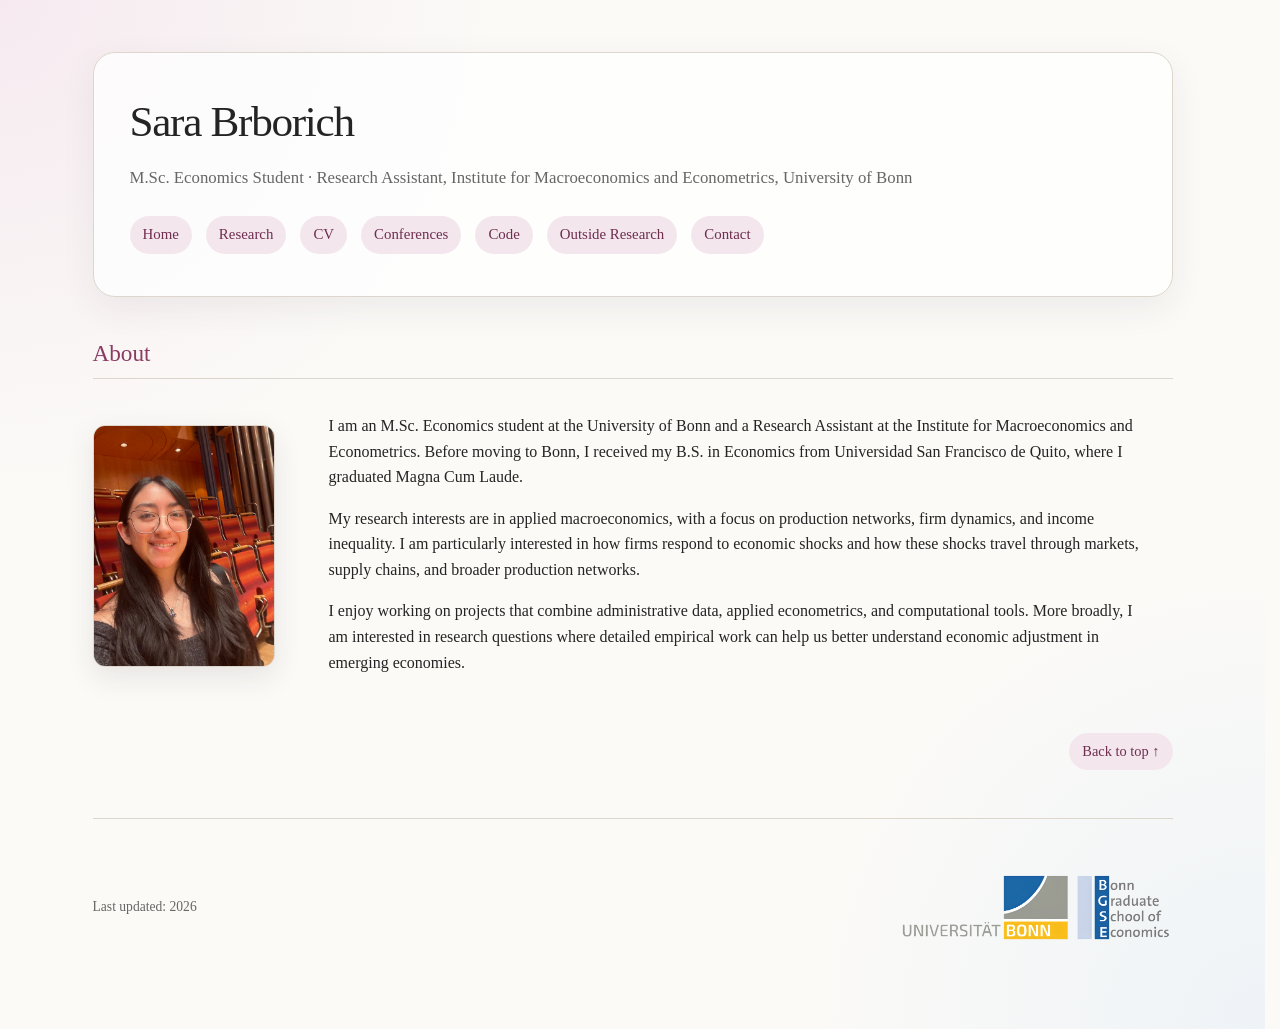
<file: index.html>
<!DOCTYPE html>
<html lang="en">
<head>
  <meta charset="UTF-8" />
  <meta name="viewport" content="width=device-width, initial-scale=1.0" />
  <title>Sara Brborich</title>
  <meta name="google-site-verification" content="RL_7B4pzMaW4HNjhgkVsedd19dHiqeR5PnZhtxXnoos" />
  <link rel="stylesheet" href="style.css" />
  <link rel="icon" type="image/png" href="images/favicon.png" />
</head>

<body id="top">
  <div class="container">

    <header>
      <h1>
        <a class="site-title" href="index.html">Sara Brborich</a>
      </h1>

      <div class="subtitle">
        M.Sc. Economics Student · Research Assistant, Institute for Macroeconomics and Econometrics, University of Bonn
      </div>

      <nav>
        <a href="index.html">Home</a>
        <a href="research.html">Research</a>
        <a href="files/Sara_Brborich_CV.pdf" target="_blank" rel="noopener noreferrer">CV</a>
        <a href="conferences.html">Conferences</a>
        <a href="code.html">Code</a>
        <a href="outside.html">Outside Research</a>
        <a href="contact.html">Contact</a>
      </nav>
    </header>

    <section id="about">
      <h2>About</h2>
    
      <div class="home-intro">
        <img src="images/sara.jpg" alt="Sara Brborich" class="profile-photo" />
    
        <div>
          <p>
            I am an M.Sc. Economics student at the University of Bonn and a Research Assistant at the
            Institute for Macroeconomics and Econometrics. Before moving to Bonn, I received my B.S.
            in Economics from Universidad San Francisco de Quito, where I graduated Magna Cum Laude.
          </p>
    
          <p>
            My research interests are in applied macroeconomics, with a focus on production networks,
            firm dynamics, and income inequality. I am particularly interested in how firms respond to
            economic shocks and how these shocks travel through markets, supply chains, and broader
            production networks.
          </p>
    
          <p>
            I enjoy working on projects that combine administrative data, applied econometrics, and
            computational tools. More broadly, I am interested in research questions where detailed empirical
            work can help us better understand economic adjustment in emerging economies.
          </p>
        </div>
      </div>
    </section>

    <div class="back-to-top">
      <a href="#top">Back to top ↑</a>
    </div>

    <footer class="site-footer">
      <p class="last-updated">Last updated: 2026</p>
    
      <img
        class="footer-bgse-logo"
        src="images/BGSELogo.PNG"
        alt="Bonn Graduate School of Economics logo"
      />
    </footer>

  </div>
</body>
</html>
</file>
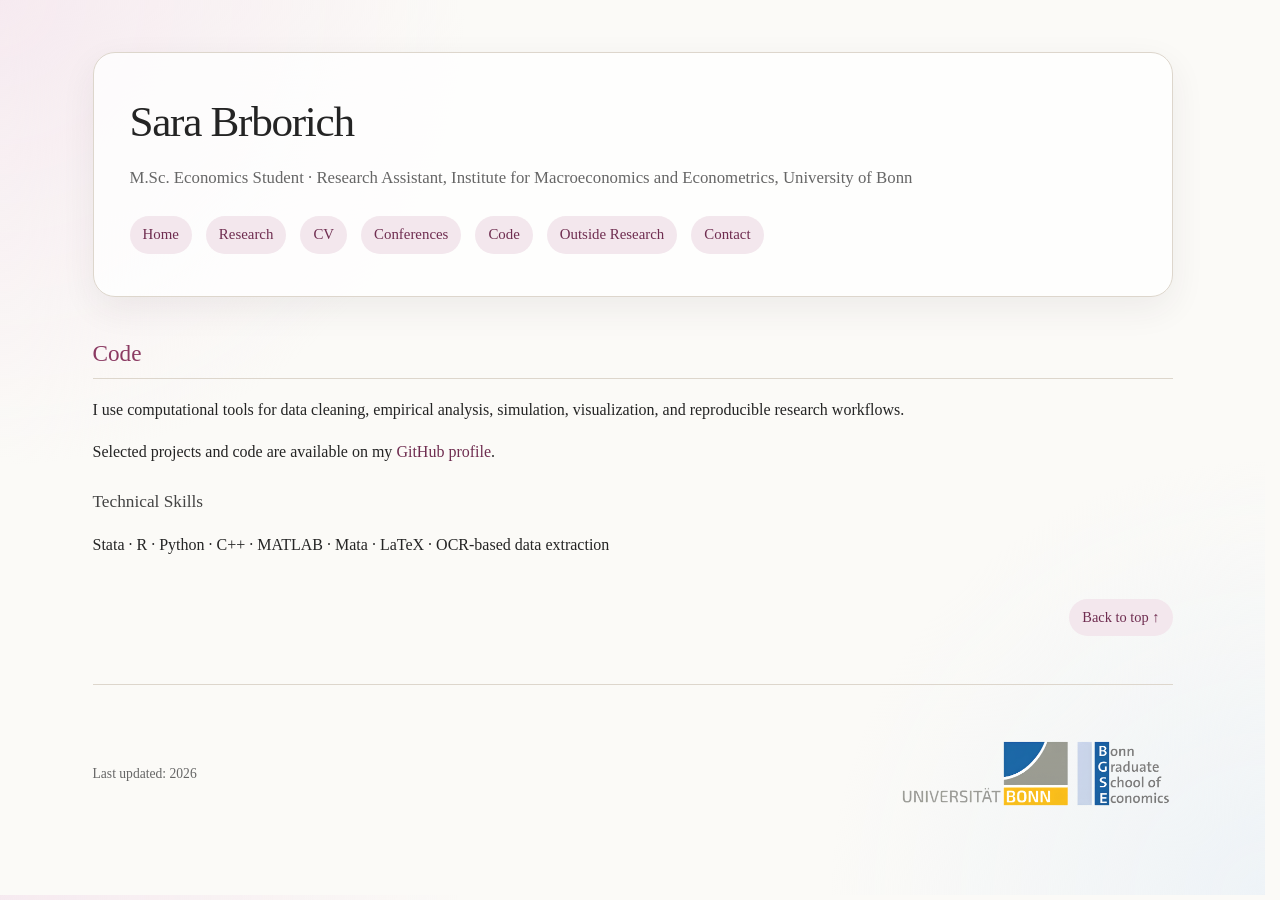
<file: code.html>
<!DOCTYPE html>
<html lang="en">
<head>
  <meta charset="UTF-8" />
  <meta name="viewport" content="width=device-width, initial-scale=1.0" />
  <title>Code | Sara Brborich</title>
  <link rel="stylesheet" href="style.css" />
  <link rel="icon" type="image/png" href="images/favicon.png" />
</head>
  
<body id="top">
  <div class="container">

    <header>
      <h1>
        <a class="site-title" href="index.html">Sara Brborich</a>
      </h1>

      <div class="subtitle">
        M.Sc. Economics Student · Research Assistant, Institute for Macroeconomics and Econometrics, University of Bonn
      </div>

      <nav>
        <a href="index.html">Home</a>
        <a href="research.html">Research</a>
        <a href="files/Sara_Brborich_CV.pdf" target="_blank" rel="noopener noreferrer">CV</a>
        <a href="conferences.html">Conferences</a>
        <a href="code.html">Code</a>
        <a href="outside.html">Outside Research</a>
        <a href="contact.html">Contact</a>
      </nav>
    </header>

    <section id="code">
      <h2>Code</h2>

      <p class="wide-text">
        I use computational tools for data cleaning, empirical analysis, simulation, visualization, and reproducible research workflows. 
      </p>

      <p>
        Selected projects and code are available on my
        <a href="https://github.com/SaraBrborich" target="_blank" rel="noopener noreferrer">GitHub profile</a>.
      </p>

      <h3>Technical Skills</h3>

      <p>
        Stata · R · Python · C++ · MATLAB · Mata · LaTeX · OCR-based data extraction
      </p>
    </section>

    <div class="back-to-top">
      <a href="#top">Back to top ↑</a>
    </div>

    <footer class="site-footer">
      <p class="last-updated">Last updated: 2026</p>
    
      <img
        class="footer-bgse-logo"
        src="images/BGSELogo.PNG"
        alt="Bonn Graduate School of Economics logo"
      />
    </footer>

  </div>
</body>
</html>
</file>
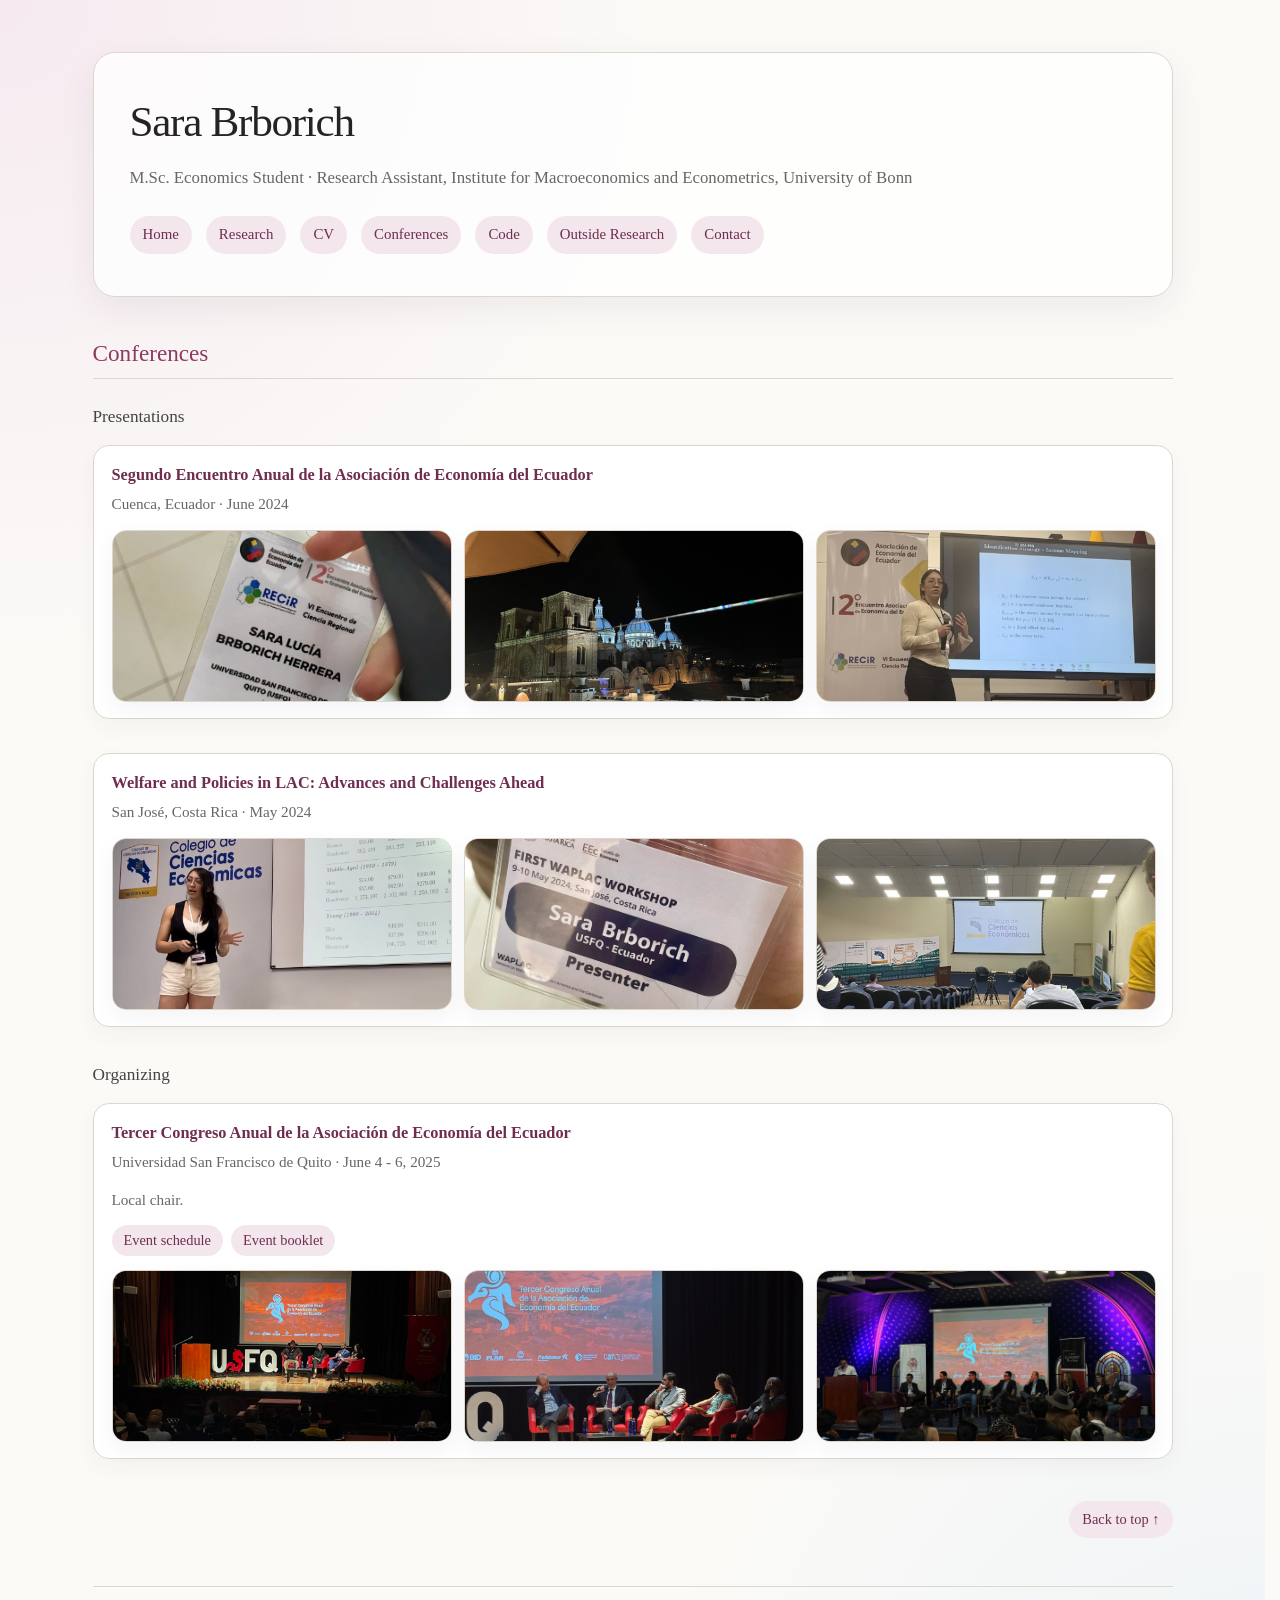
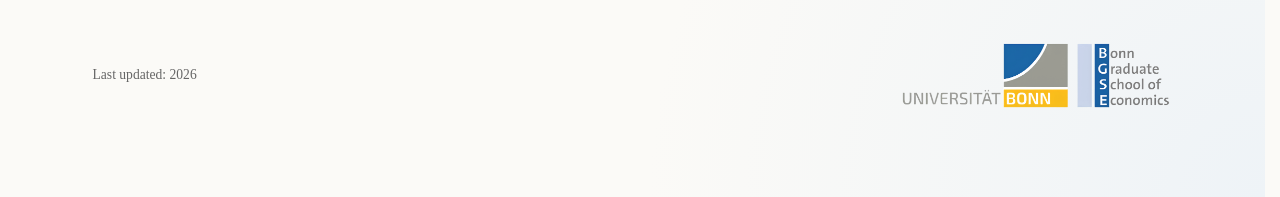
<file: conferences.html>
<!DOCTYPE html>
<html lang="en">
<head>
  <meta charset="UTF-8" />
  <meta name="viewport" content="width=device-width, initial-scale=1.0" />
  <title>Conferences | Sara Brborich</title>
  <link rel="stylesheet" href="style.css" />
  <link rel="icon" type="image/png" href="images/favicon.png" />
</head>

<body id="top">
  <div class="container">

    <header>
      <h1>
        <a class="site-title" href="index.html">Sara Brborich</a>
      </h1>

      <div class="subtitle">
        M.Sc. Economics Student · Research Assistant, Institute for Macroeconomics and Econometrics, University of Bonn
      </div>

      <nav>
        <a href="index.html">Home</a>
        <a href="research.html">Research</a>
        <a href="files/Sara_Brborich_CV.pdf" target="_blank" rel="noopener noreferrer">CV</a>
        <a href="conferences.html">Conferences</a>
        <a href="code.html">Code</a>
        <a href="outside.html">Outside Research</a>
        <a href="contact.html">Contact</a>
      </nav>
    </header>

    <section id="conferences">
      <h2>Conferences</h2>

      <h3>Presentations</h3>

      <div class="conference card">
        <div class="paper-title">
          <a href="https://www.ucuenca.edu.ec/eventos/segundo-encuentro-anual-de-la-asociacion-de-economia-del-ecuador/" target="_blank" rel="noopener noreferrer">
            Segundo Encuentro Anual de la Asociación de Economía del Ecuador
          </a>
        </div>

        <div class="conference-meta">
          Cuenca, Ecuador · June 2024
        </div>

        <div class="image-grid">
          <img src="images/conferences/cuenca-1.jpg" alt="II Encuentro Anual de la Asociación de Economía del Ecuador, image 1" />
          <img src="images/conferences/cuenca-2.jpg" alt="II Encuentro Anual de la Asociación de Economía del Ecuador, image 2" />
          <img src="images/conferences/cuenca-3.PNG" alt="II Encuentro Anual de la Asociación de Economía del Ecuador, image 3" />
        </div>
      </div>

      <div class="conference card">
        <div class="paper-title">
          <a href="http://waplac.org/event/waplac-workshop-1-costa-rica" target="_blank" rel="noopener noreferrer">
            Welfare and Policies in LAC: Advances and Challenges Ahead
          </a>
        </div>

        <div class="conference-meta">
          San José, Costa Rica · May 2024
        </div>

        <div class="image-grid">
          <img src="images/conferences/waplac-1.PNG" alt="Welfare and Policies in LAC, image 1" />
          <img src="images/conferences/waplac-2.jpg" alt="Welfare and Policies in LAC, image 2" />
          <img src="images/conferences/waplac-3.jpg" alt="Welfare and Policies in LAC, image 3" />
        </div>
      </div>

      <h3>Organizing</h3>

      <div class="conference card">
        <div class="paper-title">
          <a href="https://www.usfq.edu.ec/es/eventos/tercer-congreso-de-la-asociacion-de-economia-del-ecuador" target="_blank" rel="noopener noreferrer">
            Tercer Congreso Anual de la Asociación de Economía del Ecuador
          </a>
        </div>

        <div class="conference-meta">
          Universidad San Francisco de Quito · June 4 - 6, 2025
        </div>

        <div class="paper-details">
          Local chair.
        </div>

        <div class="research-buttons">
          <button
            class="modal-button"
            type="button"
            onclick="openPdfModal('Event schedule', 'files/organizing/EVENT%20SCHEDULE.pdf')"
          >
            Event schedule
          </button>

          <button
            class="modal-button"
            type="button"
            onclick="openPdfModal('Event booklet', 'files/organizing/Folleto%20Congreso%20de%20Econom%C3%ADa.pdf')"
          >
            Event booklet
          </button>
        </div>

        <div class="image-grid">
          <img src="images/conferences/aecon-1.jpg" alt="Tercer Congreso Anual de la Asociación de Economía del Ecuador, image 1" />
          <img src="images/conferences/aecon-2.jpg" alt="Tercer Congreso Anual de la Asociación de Economía del Ecuador, image 2" />
          <img src="images/conferences/aecon-3.jpg" alt="Tercer Congreso Anual de la Asociación de Economía del Ecuador, image 3" />
        </div>
      </div>
    </section>

    <div class="back-to-top">
      <a href="#top">Back to top ↑</a>
    </div>

    <footer class="site-footer">
      <p class="last-updated">Last updated: 2026</p>
    
      <img
        class="footer-bgse-logo"
        src="images/BGSELogo.PNG"
        alt="Bonn Graduate School of Economics logo"
      />
    </footer>

  </div>

  <div id="pdf-modal" class="pdf-modal">
    <div class="pdf-modal-content">
      <button class="pdf-modal-close" type="button" onclick="closePdfModal()">×</button>

      <h3 id="pdf-modal-title">Document</h3>

      <iframe
        id="pdf-frame"
        class="pdf-frame"
        src=""
        title="PDF viewer"
      ></iframe>

      <div class="pdf-modal-link">
        <a id="pdf-open-link" href="#" target="_blank" rel="noopener noreferrer">
          Open PDF in a new tab
        </a>
      </div>
    </div>
  </div>

  <script>
    function openPdfModal(title, pdfUrl) {
      const modal = document.getElementById("pdf-modal");
      const frame = document.getElementById("pdf-frame");
      const modalTitle = document.getElementById("pdf-modal-title");
      const openLink = document.getElementById("pdf-open-link");

      modalTitle.textContent = title;
      frame.src = pdfUrl;
      openLink.href = pdfUrl;
      modal.classList.add("open");
    }

    function closePdfModal() {
      const modal = document.getElementById("pdf-modal");
      const frame = document.getElementById("pdf-frame");

      modal.classList.remove("open");
      frame.src = "";
    }

    document.addEventListener("keydown", function(event) {
      if (event.key === "Escape") {
        closePdfModal();
      }
    });

    document.getElementById("pdf-modal").addEventListener("click", function(event) {
      if (event.target === this) {
        closePdfModal();
      }
    });
  </script>
</body>
</html>
</file>
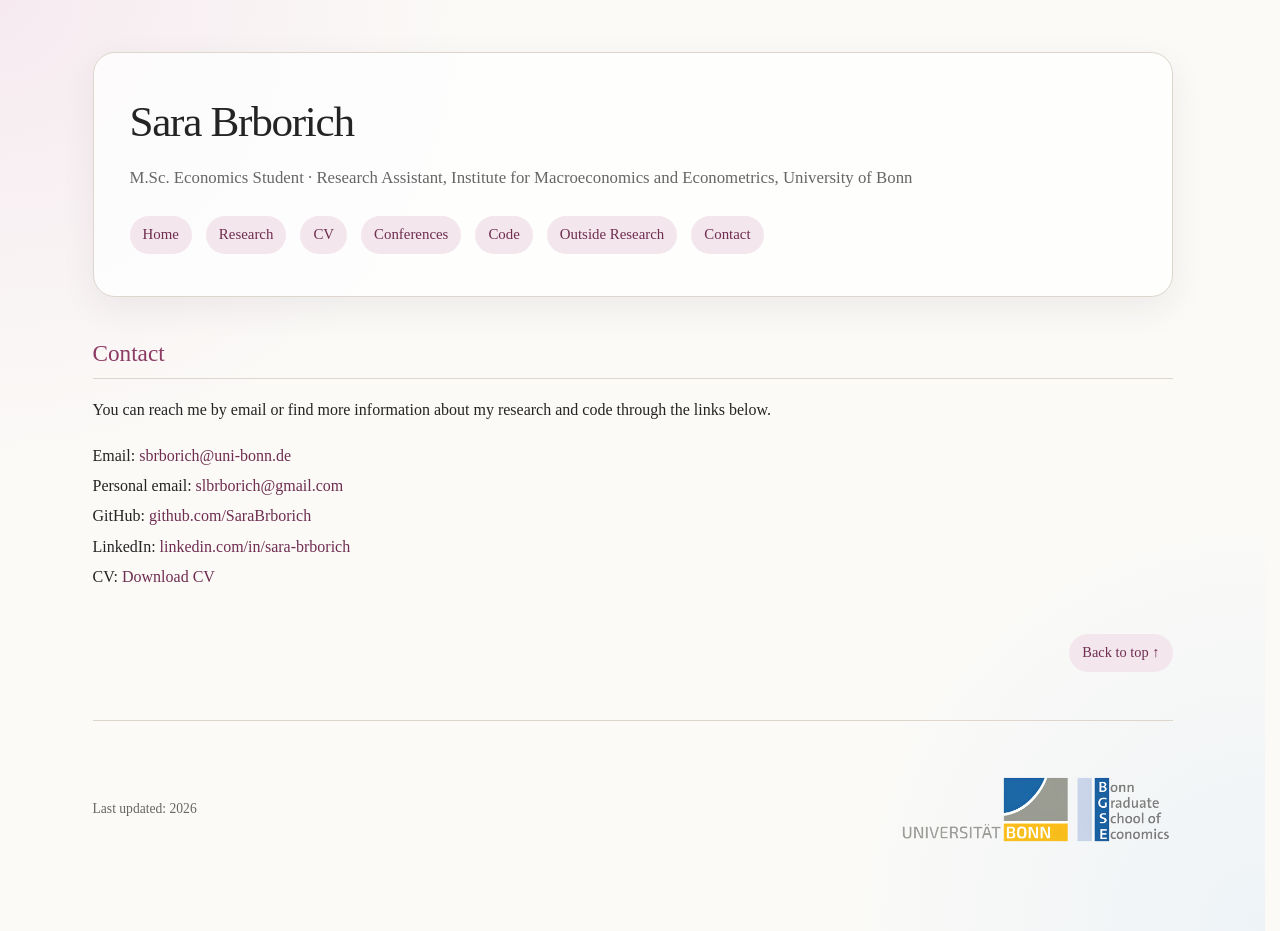
<file: contact.html>
<!DOCTYPE html>
<html lang="en">
<head>
  <meta charset="UTF-8" />
  <meta name="viewport" content="width=device-width, initial-scale=1.0" />
  <title>Contact | Sara Brborich</title>
  <link rel="stylesheet" href="style.css" />
  <link rel="icon" type="image/png" href="images/favicon.png" />
</head>

<body id="top">
  <div class="container">

    <header>
      <h1>
        <a class="site-title" href="index.html">Sara Brborich</a>
      </h1>

      <div class="subtitle">
        M.Sc. Economics Student · Research Assistant, Institute for Macroeconomics and Econometrics, University of Bonn
      </div>

      <nav>
        <a href="index.html">Home</a>
        <a href="research.html">Research</a>
        <a href="files/Sara_Brborich_CV.pdf" target="_blank" rel="noopener noreferrer">CV</a>
        <a href="conferences.html">Conferences</a>
        <a href="code.html">Code</a>
        <a href="outside.html">Outside Research</a>
        <a href="contact.html">Contact</a>
      </nav>
    </header>

    <section id="contact">
      <h2>Contact</h2>

      <p>
        You can reach me by email or find more information about my research and code through the links below.
      </p>

      <div class="contact-list">
        Email: <a href="mailto:sbrborich@uni-bonn.de">sbrborich@uni-bonn.de</a><br />
        Personal email: <a href="mailto:slbrborich@gmail.com">slbrborich@gmail.com</a><br />
        GitHub: <a href="https://github.com/SaraBrborich" target="_blank" rel="noopener noreferrer">github.com/SaraBrborich</a><br />
        LinkedIn: <a href="https://www.linkedin.com/in/sara-brborich/" target="_blank" rel="noopener noreferrer">linkedin.com/in/sara-brborich</a><br />
        CV: <a href="files/Sara_Brborich_CV.pdf" target="_blank" rel="noopener noreferrer">Download CV</a>
      </div>
    </section>

    <div class="back-to-top">
      <a href="#top">Back to top ↑</a>
    </div>

    <footer class="site-footer">
      <p class="last-updated">Last updated: 2026</p>
    
      <img
        class="footer-bgse-logo"
        src="images/BGSELogo.PNG"
        alt="Bonn Graduate School of Economics logo"
      />
    </footer>

  </div>
</body>
</html>
</file>
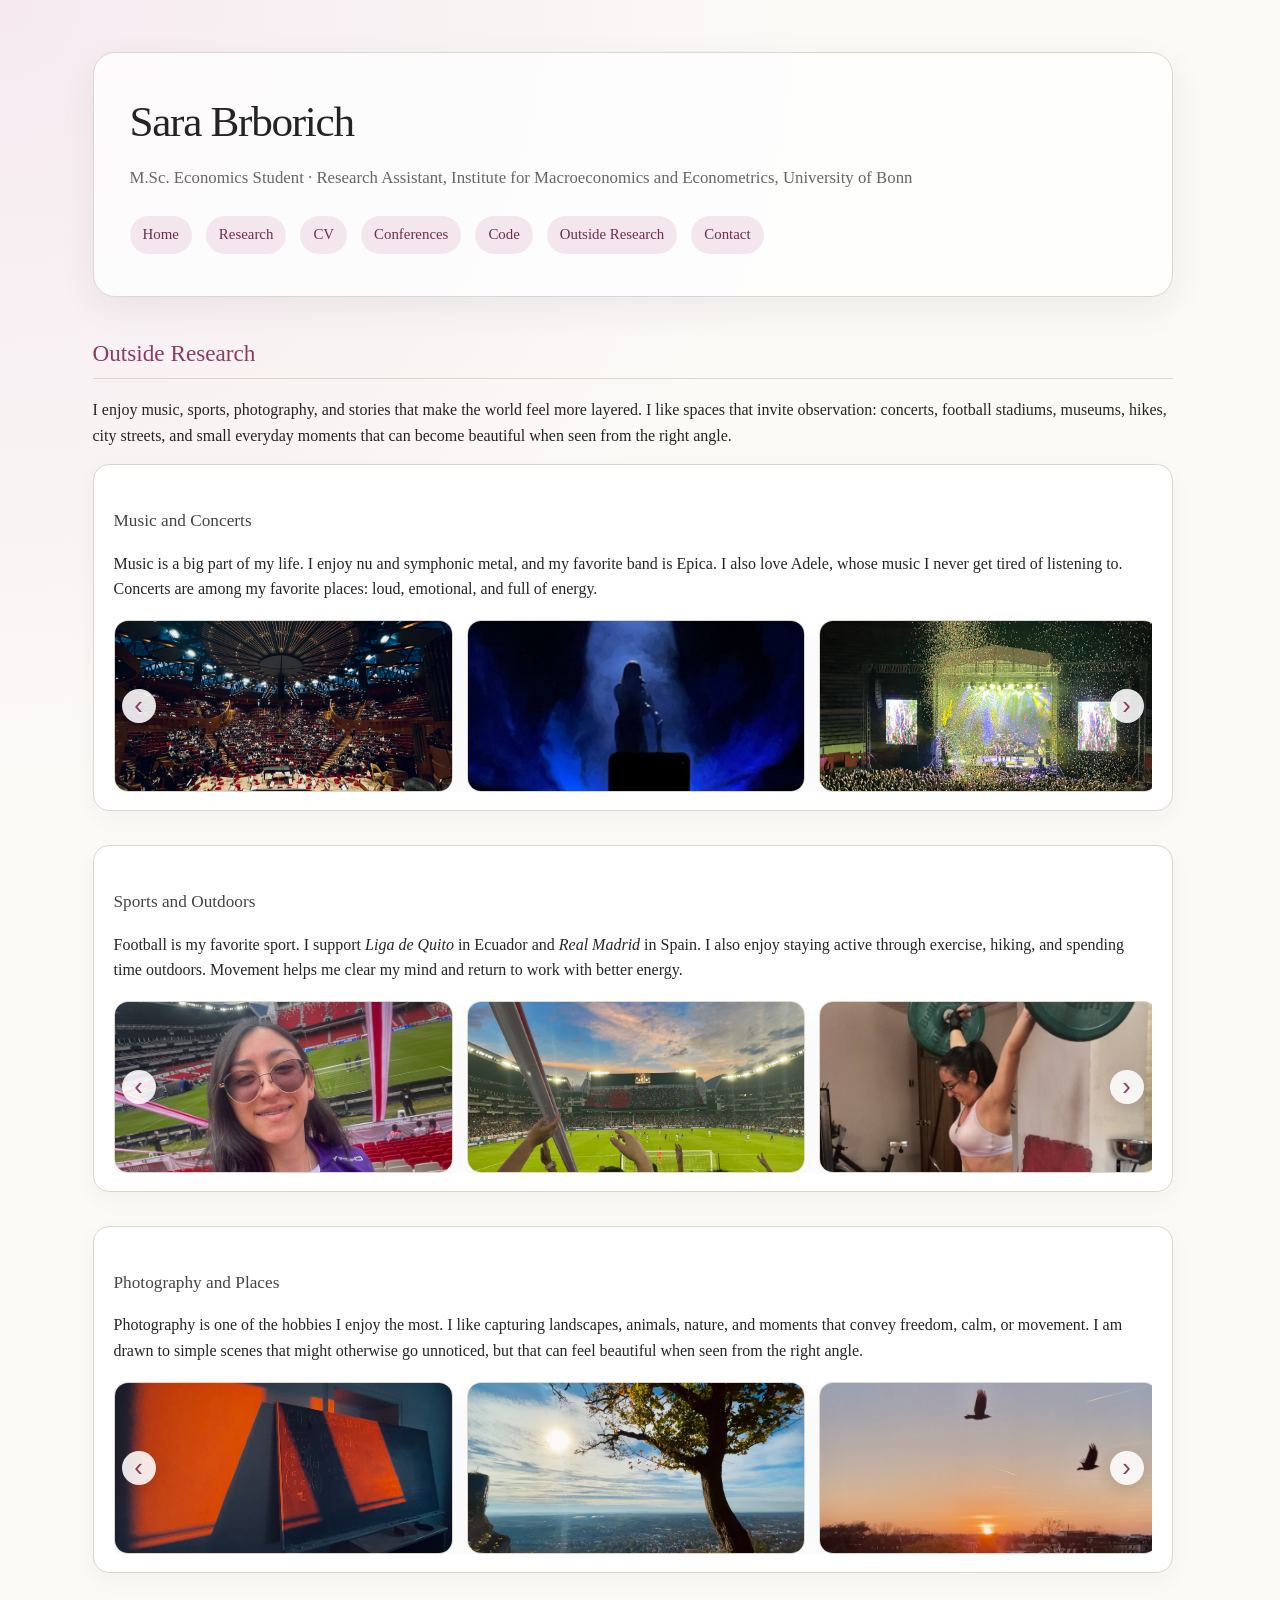
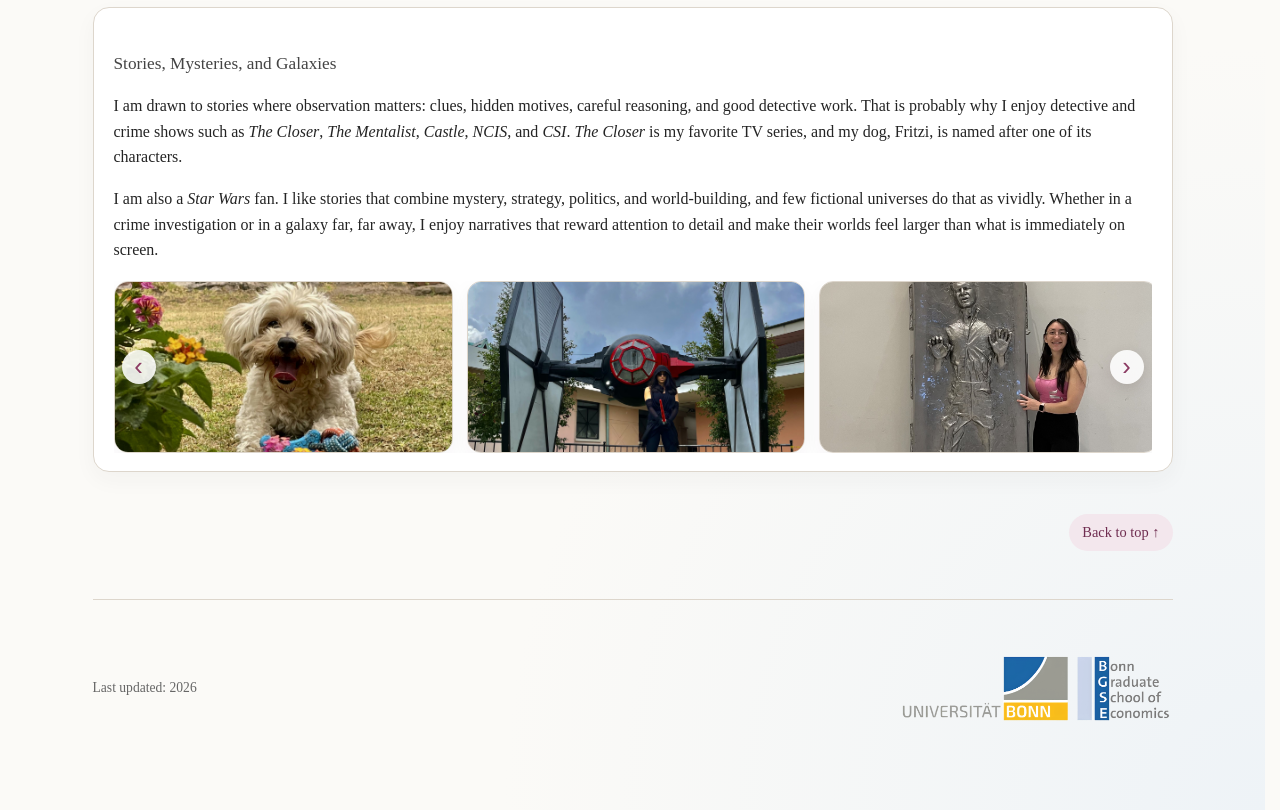
<file: outside.html>
<!DOCTYPE html>
<html lang="en">
<head>
  <meta charset="UTF-8" />
  <meta name="viewport" content="width=device-width, initial-scale=1.0" />
  <title>Outside Research | Sara Brborich</title>
  <link rel="stylesheet" href="style.css" />
  <link rel="icon" type="image/png" href="images/favicon.png" />
</head>

<body id="top">
  <div class="container">

    <header>
      <h1>
        <a class="site-title" href="index.html">Sara Brborich</a>
      </h1>

      <div class="subtitle">
        M.Sc. Economics Student · Research Assistant, Institute for Macroeconomics and Econometrics, University of Bonn
      </div>

      <nav>
        <a href="index.html">Home</a>
        <a href="research.html">Research</a>
        <a href="files/Sara_Brborich_CV.pdf" target="_blank" rel="noopener noreferrer">CV</a>
        <a href="conferences.html">Conferences</a>
        <a href="code.html">Code</a>
        <a href="outside.html">Outside Research</a>
        <a href="contact.html">Contact</a>
      </nav>
    </header>

    <section id="outside-research">
      <h2>Outside Research</h2>

      <p class="wide-text">
        I enjoy music, sports, photography, and stories that make the world feel more layered.
        I like spaces that invite observation: concerts, football stadiums, museums, hikes, city streets, and small
        everyday moments that can become beautiful when seen from the right angle.
      </p>

      <div class="outside-section card">
        <div class="outside-text">
          <h3>Music and Concerts</h3>
          <p>
            Music is a big part of my life. I enjoy nu and symphonic metal, and my favorite band is Epica.
            I also love Adele, whose music I never get tired of listening to. Concerts are among my favorite places:
            loud, emotional, and full of energy.
          </p>
        </div>

        <div class="carousel" data-carousel>
          <button class="carousel-button prev" aria-label="Previous images">‹</button>

          <div class="carousel-track">
            <img src="images/outside/music-1.jpg" alt="Music and concerts image 1" class="carousel-image" />
            <img src="images/outside/music-2.jpg" alt="Music and concerts image 2" class="carousel-image" />
            <img src="images/outside/music-3.jpg" alt="Music and concerts image 3" class="carousel-image" />
            <img src="images/outside/music-4.PNG" alt="Music and concerts image 4" class="carousel-image" />
            <img src="images/outside/music-5.jpg" alt="Music and concerts image 5" class="carousel-image" />
          </div>

          <button class="carousel-button next" aria-label="Next images">›</button>
        </div>
      </div>

      <div class="outside-section card">
        <div class="outside-text">
          <h3>Sports and Outdoors</h3>
          <p>
            Football is my favorite sport. I support <em>Liga de Quito</em> in Ecuador and <em>Real Madrid</em> in Spain. I also enjoy
            staying active through exercise, hiking, and spending time outdoors. Movement helps me clear my mind and
            return to work with better energy.
          </p>
        </div>

        <div class="carousel" data-carousel>
          <button class="carousel-button prev" aria-label="Previous images">‹</button>

          <div class="carousel-track">
            <img src="images/outside/sports-1.JPG" alt="Sports and outdoors image 1" class="carousel-image" />
            <img src="images/outside/sports-2.JPG" alt="Sports and outdoors image 2" class="carousel-image" />
            <img src="images/outside/sports-3.jpg" alt="Sports and outdoors image 3" class="carousel-image" />
            <img src="images/outside/sports-4.JPG" alt="Sports and outdoors image 4" class="carousel-image" />
            <img src="images/outside/sports-5.jpg" alt="Sports and outdoors image 5" class="carousel-image" />
          </div>

          <button class="carousel-button next" aria-label="Next images">›</button>
        </div>
      </div>

      <div class="outside-section card">
        <div class="outside-text">
          <h3>Photography and Places</h3>
          <p>
            Photography is one of the hobbies I enjoy the most. I like capturing landscapes, animals,
            nature, and moments that convey freedom, calm, or movement. I am drawn to simple scenes
            that might otherwise go unnoticed, but that can feel beautiful when seen from the right angle.
          </p>
        </div>

        <div class="carousel" data-carousel>
          <button class="carousel-button prev" aria-label="Previous images">‹</button>

          <div class="carousel-track">
            <img src="images/outside/photo-1.jpg" alt="Photography and places image 1" class="carousel-image" />
            <img src="images/outside/photo-2.jpg" alt="Photography and places image 2" class="carousel-image" />
            <img src="images/outside/photo-3.jpg" alt="Photography and places image 3" class="carousel-image" />
            <img src="images/outside/photo-4.jpg" alt="Photography and places image 4" class="carousel-image" />
            <img src="images/outside/photo-5.jpg" alt="Photography and places image 5" class="carousel-image" />
          </div>

          <button class="carousel-button next" aria-label="Next images">›</button>
        </div>
      </div>

      <div class="outside-section card">
        <div class="outside-text">
          <h3>Stories, Mysteries, and Galaxies</h3>
          <p>
            I am drawn to stories where observation matters: clues, hidden motives, careful reasoning,
            and good detective work. That is probably why I enjoy detective and crime shows such as <em>The Closer</em>,
            <em>The Mentalist</em>, <em>Castle</em>, <em>NCIS</em>, and <em>CSI</em>. <em>The Closer</em> is my favorite
            TV series, and my dog, Fritzi, is named after one of its characters.
          </p>
          
          <p>
            I am also a <em>Star Wars</em> fan. I like stories that combine mystery, strategy, politics, and world-building,
            and few fictional universes do that as vividly. Whether in a crime investigation or in a galaxy far, far away,
            I enjoy narratives that reward attention to detail and make their worlds feel larger than what is immediately
            on screen.
          </p>
        </div>

        <div class="carousel" data-carousel>
          <button class="carousel-button prev" aria-label="Previous images">‹</button>

          <div class="carousel-track">
            <img src="images/outside/stories-1.jpg" alt="Stories, mysteries, and galaxies image 1" class="carousel-image" />
            <img src="images/outside/stories-2.jpg" alt="Stories, mysteries, and galaxies image 2" class="carousel-image" />
            <img src="images/outside/stories-3.jpg" alt="Stories, mysteries, and galaxies image 3" class="carousel-image" />
            <img src="images/outside/stories-4.jpg" alt="Stories, mysteries, and galaxies image 4" class="carousel-image" />            
            <img src="images/outside/stories-5.jpg" alt="Stories, mysteries, and galaxies image 5" class="carousel-image" />
          </div>

          <button class="carousel-button next" aria-label="Next images">›</button>
        </div>
      </div>
    </section>

    <div class="back-to-top">
      <a href="#top">Back to top ↑</a>
    </div>

    <footer class="site-footer">
      <p class="last-updated">Last updated: 2026</p>
    
      <img
        class="footer-bgse-logo"
        src="images/BGSELogo.PNG"
        alt="Bonn Graduate School of Economics logo"
      />
    </footer>

  </div>

<script>
  document.querySelectorAll("[data-carousel]").forEach((carousel) => {
    const track = carousel.querySelector(".carousel-track");
    const prevButton = carousel.querySelector(".prev");
    const nextButton = carousel.querySelector(".next");

    let isMoving = false;

    function getStepSize() {
      const firstImage = track.querySelector(".carousel-image");
      const gap = parseFloat(getComputedStyle(track).gap) || 0;
      return firstImage.getBoundingClientRect().width + gap;
    }

    function moveNext() {
      if (isMoving) return;
      isMoving = true;

      const step = getStepSize();
      track.style.transition = "transform 0.35s ease";
      track.style.transform = `translateX(-${step}px)`;

      track.addEventListener("transitionend", function handler() {
        track.removeEventListener("transitionend", handler);

        track.appendChild(track.firstElementChild);

        track.style.transition = "none";
        track.style.transform = "translateX(0)";

        track.offsetHeight;

        track.style.transition = "transform 0.35s ease";
        isMoving = false;
      });
    }

    function movePrev() {
      if (isMoving) return;
      isMoving = true;

      const step = getStepSize();

      track.style.transition = "none";
      track.insertBefore(track.lastElementChild, track.firstElementChild);
      track.style.transform = `translateX(-${step}px)`;

      track.offsetHeight;

      track.style.transition = "transform 0.35s ease";
      track.style.transform = "translateX(0)";

      track.addEventListener("transitionend", function handler() {
        track.removeEventListener("transitionend", handler);
        isMoving = false;
      });
    }

    nextButton.addEventListener("click", moveNext);
    prevButton.addEventListener("click", movePrev);
  });
</script>

</body>
</html>
</file>
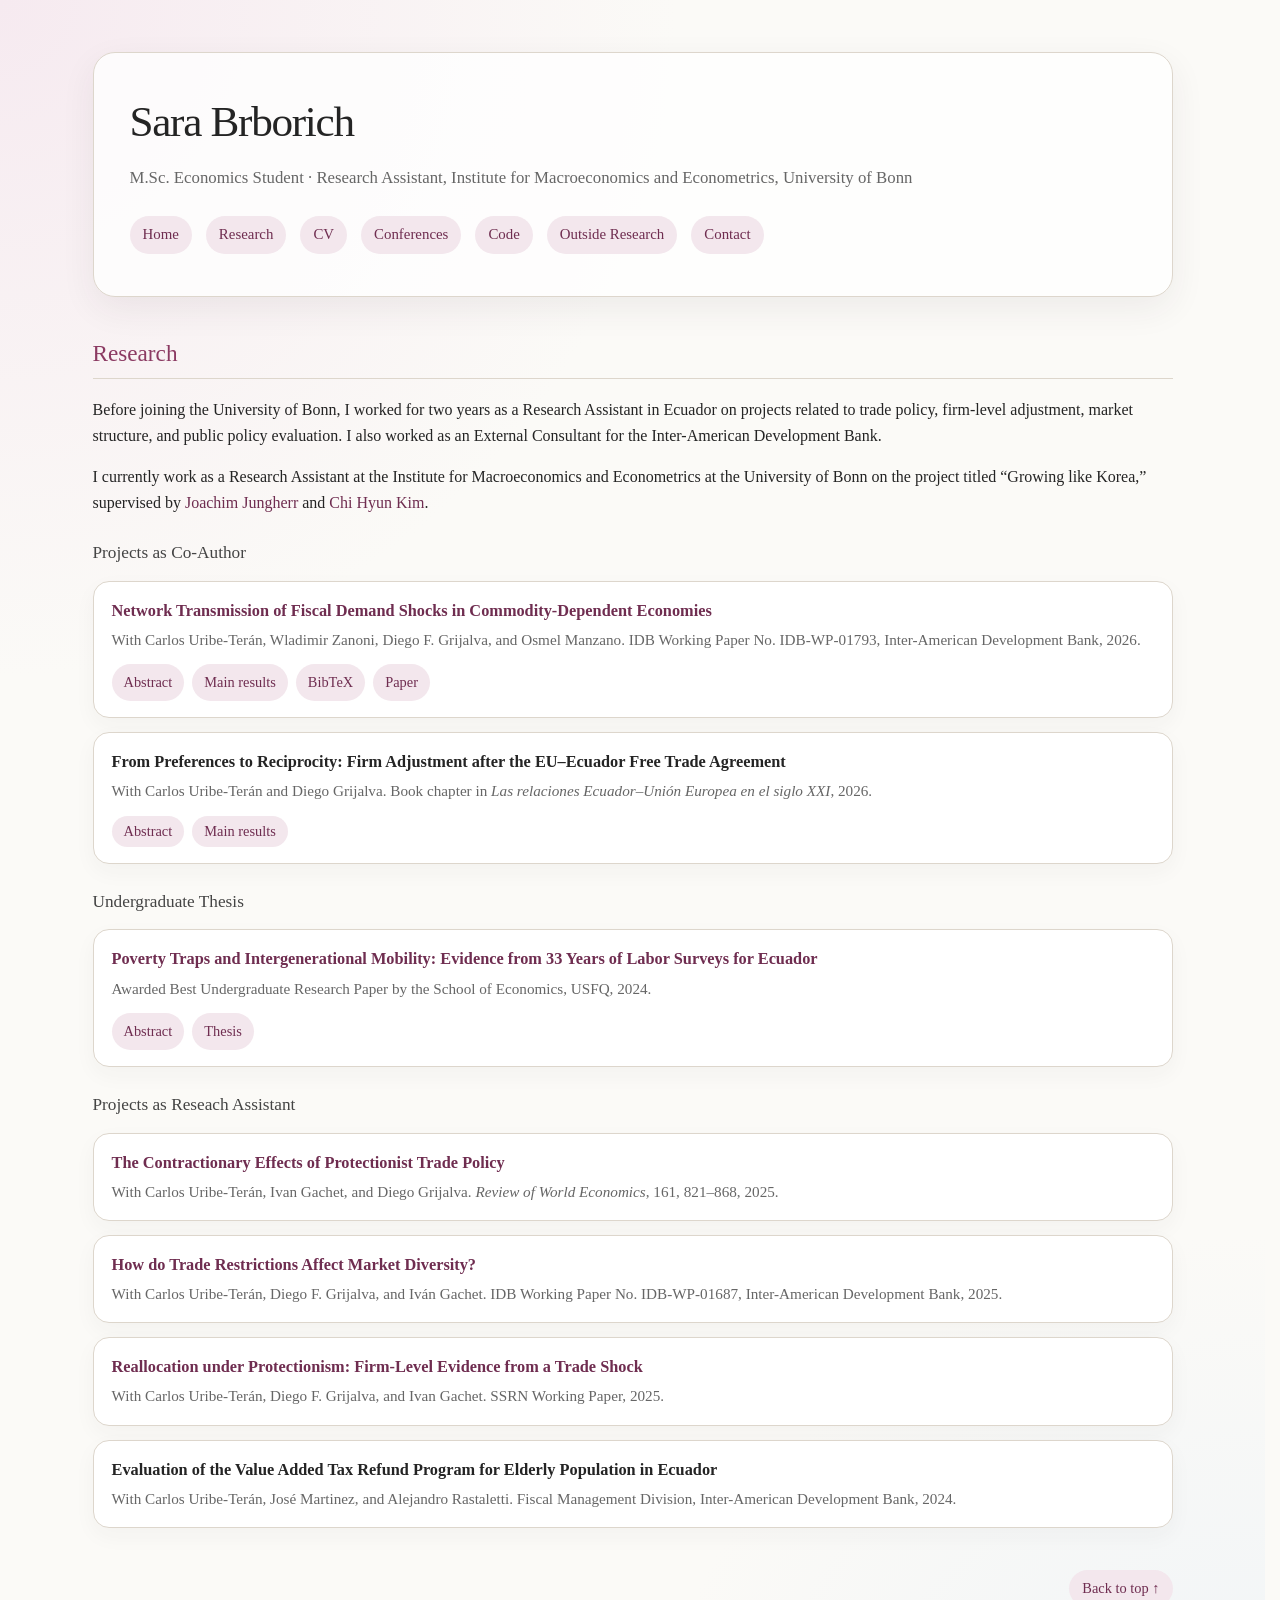
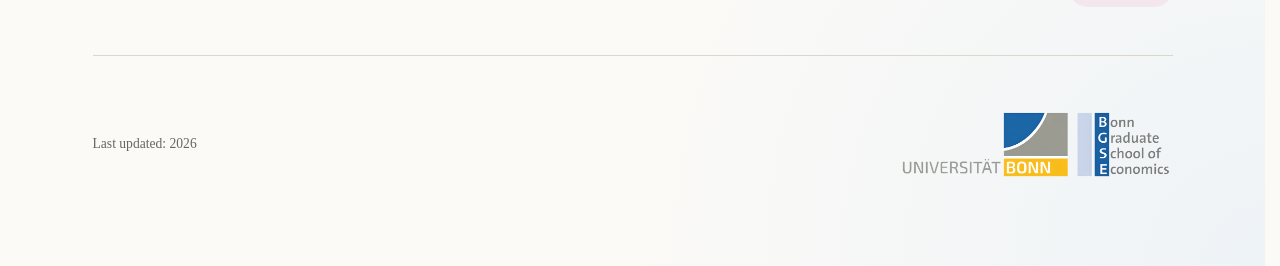
<file: research.html>
<!DOCTYPE html>
<html lang="en">
<head>
  <meta charset="UTF-8" />
  <meta name="viewport" content="width=device-width, initial-scale=1.0" />
  <title>Research | Sara Brborich</title>
  <link rel="stylesheet" href="style.css" />
  <link rel="icon" type="image/png" href="images/favicon.png" />
</head>
  
<body id="top">
  <div class="container">

    <header>
      <h1>
        <a class="site-title" href="index.html">Sara Brborich</a>
      </h1>

      <div class="subtitle">
        M.Sc. Economics Student · Research Assistant, Institute for Macroeconomics and Econometrics, University of Bonn
      </div>

      <nav>
        <a href="index.html">Home</a>
        <a href="research.html">Research</a>
        <a href="files/Sara_Brborich_CV.pdf" target="_blank" rel="noopener noreferrer">CV</a>
        <a href="conferences.html">Conferences</a>
        <a href="code.html">Code</a>
        <a href="outside.html">Outside Research</a>
        <a href="contact.html">Contact</a>
      </nav>
    </header>

    <section id="research">
      <h2>Research</h2>

      <p class="wide-text">
        Before joining the University of Bonn, I worked for two years as a Research Assistant in Ecuador on projects related
        to trade policy, firm-level adjustment, market structure, and public policy evaluation. I also worked as an External
        Consultant for the Inter-American Development Bank.
      </p>
      
      <p class="wide-text">
        I currently work as a Research Assistant at the Institute for Macroeconomics and Econometrics at the University of
        Bonn on the project titled “Growing like Korea,” supervised by
        <a href="https://joachimjungherr.com/" target="_blank" rel="noopener noreferrer">Joachim Jungherr</a>
        and
        <a href="https://sites.google.com/site/chihyunkimecon/" target="_blank" rel="noopener noreferrer">Chi Hyun Kim</a>.
      </p>

      <h3>Projects as Co-Author</h3>

      <div class="paper">
        <div class="paper-title">
          <a href="https://publications.iadb.org/en/network-transmission-fiscal-demand-shocks-commodity-dependent-economies" target="_blank" rel="noopener noreferrer">
            Network Transmission of Fiscal Demand Shocks in Commodity-Dependent Economies
          </a>
        </div>
      
        <div class="paper-details">
          With Carlos Uribe-Terán, Wladimir Zanoni, Diego F. Grijalva, and Osmel Manzano.
          IDB Working Paper No. IDB-WP-01793, Inter-American Development Bank, 2026.
        </div>
      
        <div class="research-buttons">
          <button class="toggle-button" data-target="network-abstract">Abstract</button>
          <button class="modal-button" data-modal="network-results-modal">Main results</button>
          <button class="toggle-button" data-target="network-bibtex">BibTeX</button>
          <a class="research-link-button" href="https://publications.iadb.org/en/network-transmission-fiscal-demand-shocks-commodity-dependent-economies" target="_blank" rel="noopener noreferrer">Paper</a>
        </div>
      
        <div id="network-abstract" class="toggle-content">
          <p>
            We study how procurement-driven fiscal contractions propagate through firm-to-firm production networks.
            The 2014 oil price collapse triggered a sharp fall in public procurement in Ecuador, generating an
            externally driven fiscal demand shock. Using administrative data covering the formal-firm universe from
            2012 to 2019, we construct exposure measures that trace the shock from government contractors to their
            trading partners. Aggregating the causal estimates implies a network-adjusted fiscal multiplier of 1.95:
            a one-dollar procurement reduction lowers aggregate value added by US$1.95, compared with US$1.18
            when network propagation is ignored. Production linkages therefore account for about 39 percent of the
            total response.
          </p>
        </div>
      
        <div id="network-bibtex" class="toggle-content">
          <pre><code>@techreport{uribeteran2026network,
            title       = {Network Transmission of Fiscal Demand Shocks in Commodity-Dependent Economies},
            author      = {Uribe-Terán, Carlos and Zanoni, Wladimir and Grijalva, Diego F. and Brborich, Sara and Manzano, Osmel},
            institution = {Inter-American Development Bank},
            number      = {IDB-WP-01793},
            year        = {2026}
          }</code></pre>
        </div>
      </div>

      <div id="network-results-modal" class="modal">
        <div class="modal-content">
          <button class="modal-close" aria-label="Close modal">&times;</button>
      
          <h3>Network Transmission of Fiscal Demand Shocks in Commodity-Dependent Economies</h3>
      
          <div class="modal-carousel" data-modal-carousel>
            <button class="modal-carousel-button prev" aria-label="Previous result">‹</button>

            <div class="modal-slide active">
              <img src="images/research/fiscal-networks-1.jpg" alt="Fiscal shock" />
              <div class="modal-caption">
                <h4>Fiscal shock</h4>
                <p>Public purchases and capital expenditure fell sharply after the 2014 oil-price collapse.</p>
              </div>
            </div>
            
            <div class="modal-slide">
              <img src="images/research/fiscal-networks-2.jpg" alt="State-centered network" />
              <div class="modal-caption">
                <h4>State-centered network</h4>
                <p>The public sector was a central buyer, directly connected to around 40% of formal private firms.</p>
              </div>
            </div>
            
            <div class="modal-slide">
              <img src="images/research/fiscal-networks-3.jpg" alt="Direct effects" />
              <div class="modal-caption">
                <h4>Direct effects</h4>
                <p>State suppliers faced persistent declines in revenue, labor costs, and investment.</p>
              </div>
            </div>
            
            <div class="modal-slide">
              <img src="images/research/fiscal-networks-4.jpg" alt="Upstream spillovers" />
              <div class="modal-caption">
                <h4>Upstream spillovers</h4>
                <p>The fiscal contraction propagated to firms supplying state-dependent firms.</p>
              </div>
            </div>
            
            <div class="modal-slide">
              <img src="images/research/fiscal-networks-5.PNG" alt="Fiscal multiplier" />
              <div class="modal-caption">
                <h4>Fiscal multiplier</h4>
                <p>Network propagation increases the estimated multiplier from 1.19 to 1.95.</p>
              </div>
            </div>

            <button class="modal-carousel-button next" aria-label="Next result">›</button>
          </div>
      
          <div class="modal-counter">
            <span class="current-slide">1</span> / <span class="total-slides">5</span>
          </div>
        </div>
      </div>

    <div class="paper">
        <div class="paper-title">
          From Preferences to Reciprocity: Firm Adjustment after the EU–Ecuador Free Trade Agreement
        </div>

        <div class="paper-details">
          With Carlos Uribe-Terán and Diego Grijalva.
          Book chapter in <em>Las relaciones Ecuador–Unión Europea en el siglo XXI</em>, 2026.
        </div>

        <div class="research-buttons">
          <button class="toggle-button" data-target="fta-abstract">Abstract</button>
          <button class="modal-button" data-modal="fta-results-modal">Main results</button>
        </div>

        <div id="fta-abstract" class="toggle-content">
          <p>
            The 2017 trade agreement between Ecuador and the European Union marked a turning point in the bilateral
            relationship. It replaced a system based on unilateral trade preferences with one based on reciprocity,
            preserving Ecuador's access to the European market while gradually opening the Ecuadorian market to European
            goods. This chapter examines how that new phase of integration affected firms operating in Ecuador. Because
            the agreement largely maintained existing export access while gradually reducing Ecuador's tariffs on European
            products, its most visible effects were expected on the import side. Using customs and firm-level financial
            records, the chapter shows that the agreement did not transform firms overnight. They emerged gradually, as
            lower tariffs made European goods more accessible. Firms more exposed to tariff reductions increased their
            imports from Europe and, over time, also expanded their use of materials, sales, and employment, i.e., they
            experienced a positive <em>scale-effect</em>. In contrast, we find no evidence that exposure to lower tariffs
            translated into higher productivity. The Ecuadorian case offers a broader lesson about the transition from
            preferences to reciprocity in the European Union's relations with developing economies: the domestic effects
            of these agreements may be real, but they often appear slowly.
          </p>
        </div>
      </div>

      <div id="fta-results-modal" class="modal">
        <div class="modal-content">
          <button class="modal-close" aria-label="Close modal">&times;</button>
      
          <h3>From Preferences to Reciprocity: Firm Adjustment after the EU–Ecuador Free Trade Agreement</h3>
      
          <div class="modal-carousel" data-modal-carousel>
            <button class="modal-carousel-button prev" aria-label="Previous result">‹</button>

            <div class="modal-slide active">
              <img src="images/research/eu-ecuador-1.PNG" alt="EU–Ecuador trade" />
              <div class="modal-caption">
                <h4>EU–Ecuador trade</h4>
                <p>Ecuador maintains a strong trade relationship with the EU, especially through exports.</p>
              </div>
            </div>
            
            <div class="modal-slide">
              <img src="images/research/eu-ecuador-2.PNG" alt="Tariff phase-outs" />
              <div class="modal-caption">
                <h4>Tariff phase-outs</h4>
                <p>The FTA reduced Ecuadorian tariffs on European goods gradually and unevenly across sectors.</p>
              </div>
            </div>
            
            <div class="modal-slide">
              <img src="images/research/eu-ecuador-3.PNG" alt="Importer expansion" />
              <div class="modal-caption">
                <h4>Importer expansion</h4>
                <p>More firms imported from Europe after the agreement, while export participation changed little.</p>
              </div>
            </div>
            
            <div class="modal-slide">
              <img src="images/research/eu-ecuador-4.PNG" alt="Sourcing specialization" />
              <div class="modal-caption">
                <h4>Sourcing specialization</h4>
                <p>Importers connected to Europe through more focused product baskets over time.</p>
              </div>
            </div>
            
            <div class="modal-slide">
              <img src="images/research/eu-ecuador-5.PNG" alt="Firm-level adjustment" />
              <div class="modal-caption">
                <h4>Firm-level adjustment</h4>
                <p>Effects appear mainly in materials, sales, and employment, not in immediate productivity gains.</p>
              </div>
            </div>

            <button class="modal-carousel-button next" aria-label="Next result">›</button>
          </div>
      
          <div class="modal-counter">
            <span class="current-slide">1</span> / <span class="total-slides">5</span>
          </div>
        </div>
      </div>


      <h3>Undergraduate Thesis</h3>
      <div class="paper">
        <div class="paper-title">
          <a href="https://repositorio.usfq.edu.ec/bitstream/23000/13900/1/321434.pdf" target="_blank" rel="noopener noreferrer">
            Poverty Traps and Intergenerational Mobility: Evidence from 33 Years of Labor Surveys for Ecuador
          </a>
        </div>
      
        <div class="paper-details">
          Awarded Best Undergraduate Research Paper by the School of Economics, USFQ, 2024.
        </div>
      
        <div class="research-buttons">
          <button class="toggle-button" data-target="thesis-abstract">Abstract</button>
          <a class="research-link-button" href="https://repositorio.usfq.edu.ec/bitstream/23000/13900/1/321434.pdf" target="_blank" rel="noopener noreferrer">Thesis</a>
        </div>
      
        <div id="thesis-abstract" class="toggle-content">
          <p>
            This paper explores Ecuador's labor income dynamics from 1990 to 2022 around the presence
            of poverty traps and the type of intergenerational mobility within the country's labor market.
            The study uses a pseudo-panel approach to estimate nonlinear dynamics in labor income,
            looking at the relationship between past and present income levels across approximately
            16 generations, or cohorts. It employs semi-parametric Gaussian Kernel estimations using
            labor income lagged by 1, 3, 5, and 10 years. The findings do not reveal evidence supporting
            poverty traps in labor income. Furthermore, the analysis identifies significant levels of
            conditional temporal labor income immobility across diverse demographic cohorts, regardless
            of educational attainment. These results reinforce the idea that specific demographic groups,
            while experiencing some level of mobility, still face significant obstacles in moving up the
            income ladder in Ecuador. This study contributes insights for policymakers and researchers
            seeking to address income inequality in Ecuador and similar contexts.
          </p>
        </div>
      </div>

      
      <h3>Projects as Reseach Assistant</h3>

      <div class="paper">
        <div class="paper-title">
          <a href="https://link.springer.com/content/pdf/10.1007/s10290-025-00582-8.pdf" target="_blank" rel="noopener noreferrer">
            The Contractionary Effects of Protectionist Trade Policy
          </a>
        </div>
        <div class="paper-details">
          With Carlos Uribe-Terán, Ivan Gachet, and Diego Grijalva.
          <em>Review of World Economics</em>, 161, 821–868, 2025.
        </div>
      </div>

      <div class="paper">
        <div class="paper-title">
          <a href="https://publications.iadb.org/en/how-do-trade-restrictions-affect-market-diversity" target="_blank" rel="noopener noreferrer">
            How do Trade Restrictions Affect Market Diversity?
          </a>
        </div>
        <div class="paper-details">
          With Carlos Uribe-Terán, Diego F. Grijalva, and Iván Gachet.
          IDB Working Paper No. IDB-WP-01687, Inter-American Development Bank, 2025.
        </div>
      </div>

      <div class="paper">
        <div class="paper-title">
          <a href="https://papers.ssrn.com/sol3/papers.cfm?abstract_id=5351800" target="_blank" rel="noopener noreferrer">
            Reallocation under Protectionism: Firm-Level Evidence from a Trade Shock
          </a>
        </div>
        <div class="paper-details">
          With Carlos Uribe-Terán, Diego F. Grijalva, and Ivan Gachet.
          SSRN Working Paper, 2025.
        </div>
      </div>

      <div class="paper">
        <div class="paper-title">
          Evaluation of the Value Added Tax Refund Program for Elderly Population in Ecuador
        </div>
        <div class="paper-details">
          With Carlos Uribe-Terán, José Martinez, and Alejandro Rastaletti.
          Fiscal Management Division, Inter-American Development Bank, 2024.
        </div>
      </div>
    </section>

    <div class="back-to-top">
      <a href="#top">Back to top ↑</a>
    </div>

    <footer class="site-footer">
      <p class="last-updated">Last updated: 2026</p>
    
      <img
        class="footer-bgse-logo"
        src="images/BGSELogo.PNG"
        alt="Bonn Graduate School of Economics logo"
      />
    </footer>

  </div>

<script>
  document.querySelectorAll(".toggle-button").forEach((button) => {
    button.addEventListener("click", () => {
      const targetId = button.getAttribute("data-target");
      const target = document.getElementById(targetId);

      const isOpen = target.style.display === "block";

      document.querySelectorAll(".toggle-content").forEach((content) => {
        content.style.display = "none";
      });

      document.querySelectorAll(".toggle-button").forEach((btn) => {
        btn.classList.remove("active");
      });

      if (!isOpen) {
        target.style.display = "block";
        button.classList.add("active");
      }
    });
  });

  document.querySelectorAll(".modal-button").forEach((button) => {
    button.addEventListener("click", () => {
      const modalId = button.getAttribute("data-modal");
      const modal = document.getElementById(modalId);

      modal.classList.add("open");
      document.body.style.overflow = "hidden";
    });
  });

  document.querySelectorAll(".modal").forEach((modal) => {
    const closeButton = modal.querySelector(".modal-close");

    closeButton.addEventListener("click", () => {
      modal.classList.remove("open");
      document.body.style.overflow = "";
    });

    modal.addEventListener("click", (event) => {
      if (event.target === modal) {
        modal.classList.remove("open");
        document.body.style.overflow = "";
      }
    });
  });

  document.querySelectorAll("[data-modal-carousel]").forEach((carousel) => {
    const slides = carousel.querySelectorAll(".modal-slide");
    const prevButton = carousel.querySelector(".prev");
    const nextButton = carousel.querySelector(".next");
    const modal = carousel.closest(".modal");
    const currentSlide = modal.querySelector(".current-slide");
    const totalSlides = modal.querySelector(".total-slides");

    let currentIndex = 0;
    totalSlides.textContent = slides.length;

    function showSlide(index) {
      slides[currentIndex].classList.remove("active");
      currentIndex = (index + slides.length) % slides.length;
      slides[currentIndex].classList.add("active");
      currentSlide.textContent = currentIndex + 1;
    }

    prevButton.addEventListener("click", () => {
      showSlide(currentIndex - 1);
    });

    nextButton.addEventListener("click", () => {
      showSlide(currentIndex + 1);
    });
  });

  document.addEventListener("keydown", (event) => {
    if (event.key === "Escape") {
      document.querySelectorAll(".modal.open").forEach((modal) => {
        modal.classList.remove("open");
      });

      document.body.style.overflow = "";
    }
  });
</script>
  
</body>
</html>
</file>
<file: style.css>
:root {
  --bg: #fbfaf7;
  --text: #242424;
  --muted: #666666;
  --line: #ddd6cc;
  --accent: #8b3a62;
  --accent-soft: #f3e7ed;
  --link: #6f2d50;
  --card: #ffffff;
}

html {
  overflow-y: scroll;
  scrollbar-gutter: stable;
  scroll-behavior: smooth;
}

body {
  margin: 0;
  font-family: Georgia, "Times New Roman", serif;
  color: var(--text);
  background:
    radial-gradient(circle at top left, #f6eaf0 0, transparent 30%),
    radial-gradient(circle at bottom right, #eef3f7 0, transparent 28%),
    var(--bg);
  line-height: 1.6;
}

.container {
  max-width: 1080px;
  margin: 0 auto;
  padding: 52px 26px;
}

header {
  background: rgba(255, 255, 255, 0.78);
  border: 1px solid var(--line);
  border-radius: 22px;
  padding: 34px 36px;
  margin-bottom: 38px;
  box-shadow: 0 12px 35px rgba(60, 40, 50, 0.07);
}

h1 {
  font-size: 2.7rem;
  margin: 0;
  font-weight: normal;
  letter-spacing: -0.03em;
}

.site-title {
  color: var(--text);
  text-decoration: none;
  transition: color 0.2s ease;
}

.site-title:hover {
  color: var(--accent);
  text-decoration: none;
}

.subtitle {
  margin-top: 9px;
  font-size: 1.05rem;
  color: var(--muted);
  max-width: none;
}

nav {
  margin-top: 24px;
}

nav a {
  display: inline-block;
  margin-right: 10px;
  margin-bottom: 8px;
  padding: 7px 13px;
  border-radius: 999px;
  background: var(--accent-soft);
  color: var(--link);
  text-decoration: none;
  font-size: 0.93rem;
}

nav a:hover {
  background: var(--accent);
  color: white;
  text-decoration: none;
}

section {
  margin-bottom: 42px;
}

h2 {
  font-size: 1.45rem;
  font-weight: normal;
  border-bottom: 1px solid var(--line);
  padding-bottom: 6px;
  margin-bottom: 18px;
  color: var(--accent);
}

h3 {
  font-size: 1.08rem;
  font-weight: normal;
  color: #444;
  margin-top: 24px;
  margin-bottom: 14px;
}

p {
  max-width: 820px;
}

a {
  color: var(--link);
  text-decoration: none;
}

a:hover {
  text-decoration: underline;
}

.paper,
.project,
.card {
  background: var(--card);
  border: 1px solid var(--line);
  border-radius: 16px;
  padding: 16px 18px;
  margin-bottom: 14px;
  box-shadow: 0 8px 22px rgba(60, 40, 50, 0.04);
}

.paper-title,
.project-title {
  font-weight: bold;
  font-size: 1.02rem;
}

.paper-details,
.project-details {
  color: var(--muted);
  font-size: 0.95rem;
  margin-top: 4px;
}

.button-row {
  margin-top: 20px;
}

.button {
  display: inline-block;
  margin-right: 10px;
  margin-bottom: 8px;
  padding: 8px 14px;
  border-radius: 999px;
  background: var(--accent);
  color: white;
  text-decoration: none;
  font-size: 0.93rem;
}

.button:hover {
  opacity: 0.88;
  text-decoration: none;
}

.contact-list {
  margin-top: 18px;
  line-height: 1.9;
}

/* Footer */

footer {
  color: var(--muted);
  font-size: 0.9rem;
}

.site-footer {
  margin-top: 48px;
  padding-top: 18px;
  border-top: 1px solid var(--line);
  display: flex;
  justify-content: space-between;
  align-items: center;
  gap: 24px;
}

.last-updated {
  margin: 0;
  font-size: 0.85rem;
  color: var(--muted);
}

.footer-bgse-logo {
  width: auto;
  height: 140px;
  display: block;
  opacity: 0.9;
}

.back-to-top {
  margin-top: 28px;
  display: flex;
  justify-content: flex-end;
}

.back-to-top a {
  display: inline-block;
  padding: 7px 13px;
  border-radius: 999px;
  background: var(--accent-soft);
  color: var(--link);
  font-size: 0.9rem;
  text-decoration: none;
}

.back-to-top a:hover {
  background: var(--accent);
  color: white;
  text-decoration: none;
}

/* Home page */

.home-intro {
  display: grid;
  grid-template-columns: 200px 1fr;
  gap: 36px;
  align-items: center;
}

.profile-photo {
  display: block;
  width: 180px !important;
  height: auto !important;
  max-width: 180px !important;
  border-radius: 12px;
  border: 1px solid var(--line);
  box-shadow: 0 10px 28px rgba(60, 40, 50, 0.10);
  margin-top: 4px;
}

/* Conferences page */

.conference {
  margin-bottom: 34px;
}

.conference-meta {
  color: var(--muted);
  font-size: 0.95rem;
  margin-top: 4px;
  margin-bottom: 14px;
}

.image-grid {
  display: grid;
  grid-template-columns: repeat(3, 1fr);
  gap: 14px;
  margin-top: 14px;
}

.image-grid img {
  width: 100%;
  height: 170px;
  object-fit: cover;
  border-radius: 14px;
  border: 1px solid var(--line);
  box-shadow: 0 8px 22px rgba(60, 40, 50, 0.05);
}

/* General text utilities */

.wide-text {
  max-width: none;
}

/* Research buttons and expandable content */

.research-buttons {
  margin-top: 12px;
  display: flex;
  flex-wrap: wrap;
  gap: 8px;
}

.toggle-button,
.modal-button,
.research-link-button {
  display: inline-block;
  border: none;
  padding: 7px 12px;
  border-radius: 999px;
  background: var(--accent-soft);
  color: var(--link);
  font-family: inherit;
  font-size: 0.9rem;
  text-decoration: none;
  cursor: pointer;
}

.toggle-button:hover,
.modal-button:hover,
.research-link-button:hover {
  background: var(--accent);
  color: white;
  text-decoration: none;
}

.toggle-button.active {
  background: var(--accent);
  color: white;
}

.toggle-content {
  display: none;
  margin-top: 12px;
  padding: 13px 15px;
  border-left: 3px solid var(--accent);
  background: #fffafc;
  border-radius: 10px;
}

.toggle-content p {
  max-width: none;
  margin-top: 0;
  margin-bottom: 0;
}

.toggle-content pre {
  margin: 0;
  white-space: pre-wrap;
  font-size: 0.88rem;
  line-height: 1.45;
}

/* Main results modal */

.modal {
  display: none;
  position: fixed;
  z-index: 1000;
  inset: 0;
  background: rgba(35, 28, 34, 0.72);
  padding: 32px 18px;
  overflow-y: auto;
}

.modal.open {
  display: flex;
  align-items: center;
  justify-content: center;
}

.modal-content {
  position: relative;
  width: min(760px, 70vw);
  background: var(--card);
  border: 1px solid var(--line);
  border-radius: 20px;
  padding: 24px 26px 20px 26px;
  box-shadow: 0 18px 55px rgba(30, 20, 30, 0.24);
}

.modal-content h3 {
  margin-top: 0;
  margin-right: 36px;
  color: var(--accent);
}

.modal-close {
  position: absolute;
  top: 16px;
  right: 18px;
  border: none;
  background: var(--accent-soft);
  color: var(--link);
  width: 34px;
  height: 34px;
  border-radius: 50%;
  font-size: 1.4rem;
  line-height: 1;
  cursor: pointer;
}

.modal-close:hover {
  background: var(--accent);
  color: white;
}

.modal-carousel {
  position: relative;
  margin-top: 16px;
}

.modal-slide {
  display: none;
}

.modal-slide.active {
  display: block;
}

.modal-slide img {
  width: 100%;
  max-height: 460px;
  object-fit: contain;
  display: block;
  border-radius: 14px;
  border: 1px solid var(--line);
  background: white;
}

.modal-caption {
  margin: 12px 44px 0 44px;
  text-align: center;
}

.modal-caption h4 {
  margin: 0 0 6px 0;
  font-size: 1rem;
  font-weight: normal;
  color: var(--accent);
}

.modal-caption p {
  max-width: none;
  margin: 0;
  color: var(--muted);
  font-size: 0.95rem;
  line-height: 1.45;
}

.modal-carousel-button {
  position: absolute;
  top: 45%;
  transform: translateY(-50%);
  z-index: 5;
  border: none;
  background: rgba(255, 255, 255, 0.9);
  color: var(--accent);
  font-size: 2rem;
  width: 42px;
  height: 42px;
  border-radius: 50%;
  cursor: pointer;
  box-shadow: 0 4px 14px rgba(60, 40, 50, 0.15);
}

.modal-carousel-button:hover {
  background: var(--accent);
  color: white;
}

.modal-carousel-button.prev {
  left: 12px;
}

.modal-carousel-button.next {
  right: 12px;
}

.modal-counter {
  margin-top: 12px;
  text-align: center;
  color: var(--muted);
  font-size: 0.9rem;
}

/* Outside Research page */

.outside-section.card {
  margin-bottom: 34px;
  padding: 18px 20px;
}

.outside-text p {
  max-width: none;
}

.outside-section .carousel {
  margin-top: 18px;
}

.carousel {
  position: relative;
  margin-top: 18px;
  overflow: hidden;
  background: transparent;
  border: none;
  box-shadow: none;
}

.carousel-track {
  display: flex;
  gap: 14px;
  transition: transform 0.35s ease;
  will-change: transform;
}

.carousel-image {
  flex: 0 0 calc((100% - 28px) / 3);
  height: 170px;
  object-fit: cover;
  border-radius: 14px;
  border: 1px solid var(--line);
  box-shadow: 0 8px 22px rgba(60, 40, 50, 0.05);
}

.carousel-button {
  position: absolute;
  top: 50%;
  transform: translateY(-50%);
  z-index: 5;
  border: none;
  background: rgba(255, 255, 255, 0.88);
  color: var(--accent);
  font-size: 1.6rem;
  width: 34px;
  height: 34px;
  border-radius: 50%;
  cursor: pointer;
  box-shadow: 0 4px 14px rgba(60, 40, 50, 0.15);
}

.carousel-button:hover {
  background: white;
}

.carousel-button.prev {
  left: 8px;
}

.carousel-button.next {
  right: 8px;
}

/* Responsive design */

@media (max-width: 750px) {
  .image-grid {
    grid-template-columns: 1fr;
  }

  .image-grid img {
    height: auto;
  }

  .carousel-image {
    flex: 0 0 80%;
    height: 190px;
  }

  .carousel-button.prev {
    left: 8px;
  }

  .carousel-button.next {
    right: 8px;
  }

  .modal-content {
    width: min(94vw, 760px);
    padding: 22px 18px 18px 18px;
  }

  .modal-slide img {
    max-height: 430px;
  }

  .modal-caption {
    margin: 12px 10px 0 10px;
  }
}

@media (max-width: 650px) {
  .container {
    padding: 28px 16px;
  }

  header {
    padding: 26px 22px;
  }

  h1 {
    font-size: 2.25rem;
  }

  .home-intro {
    grid-template-columns: 1fr;
  }

  .profile-photo {
    width: 155px !important;
    max-width: 155px !important;
    height: auto !important;
  }

  .site-footer {
    flex-direction: column;
    align-items: flex-start;
    gap: 12px;
  }

  .footer-bgse-logo {
    width: 75px;
  }
}

/* PDF modal */

.pdf-modal {
  display: none;
  position: fixed;
  z-index: 1200;
  inset: 0;
  background: rgba(35, 28, 34, 0.72);
  padding: 28px 18px;
  overflow-y: auto;
}

.pdf-modal.open {
  display: flex;
  align-items: center;
  justify-content: center;
}

.pdf-modal-content {
  position: relative;
  width: min(920px, 94vw);
  height: min(760px, 88vh);
  background: var(--card);
  border: 1px solid var(--line);
  border-radius: 20px;
  padding: 22px 24px 18px 24px;
  box-shadow: 0 18px 55px rgba(30, 20, 30, 0.24);
  display: flex;
  flex-direction: column;
}

.pdf-modal-content h3 {
  margin-top: 0;
  margin-bottom: 14px;
  margin-right: 40px;
  color: var(--accent);
}

.pdf-modal-close {
  position: absolute;
  top: 16px;
  right: 18px;
  border: none;
  background: var(--accent-soft);
  color: var(--link);
  width: 34px;
  height: 34px;
  border-radius: 50%;
  font-size: 1.4rem;
  line-height: 1;
  cursor: pointer;
}

.pdf-modal-close:hover {
  background: var(--accent);
  color: white;
}

.pdf-frame {
  width: 100%;
  flex: 1;
  border: 1px solid var(--line);
  border-radius: 12px;
  background: white;
}

.pdf-modal-link {
  margin-top: 10px;
  text-align: right;
  font-size: 0.9rem;
}

@media (max-width: 650px) {
  .pdf-modal {
    padding: 18px 10px;
  }

  .pdf-modal-content {
    width: 94vw;
    height: 82vh;
    padding: 20px 14px 14px 14px;
  }

  .pdf-modal-link {
    text-align: left;
  }
}
</file>
